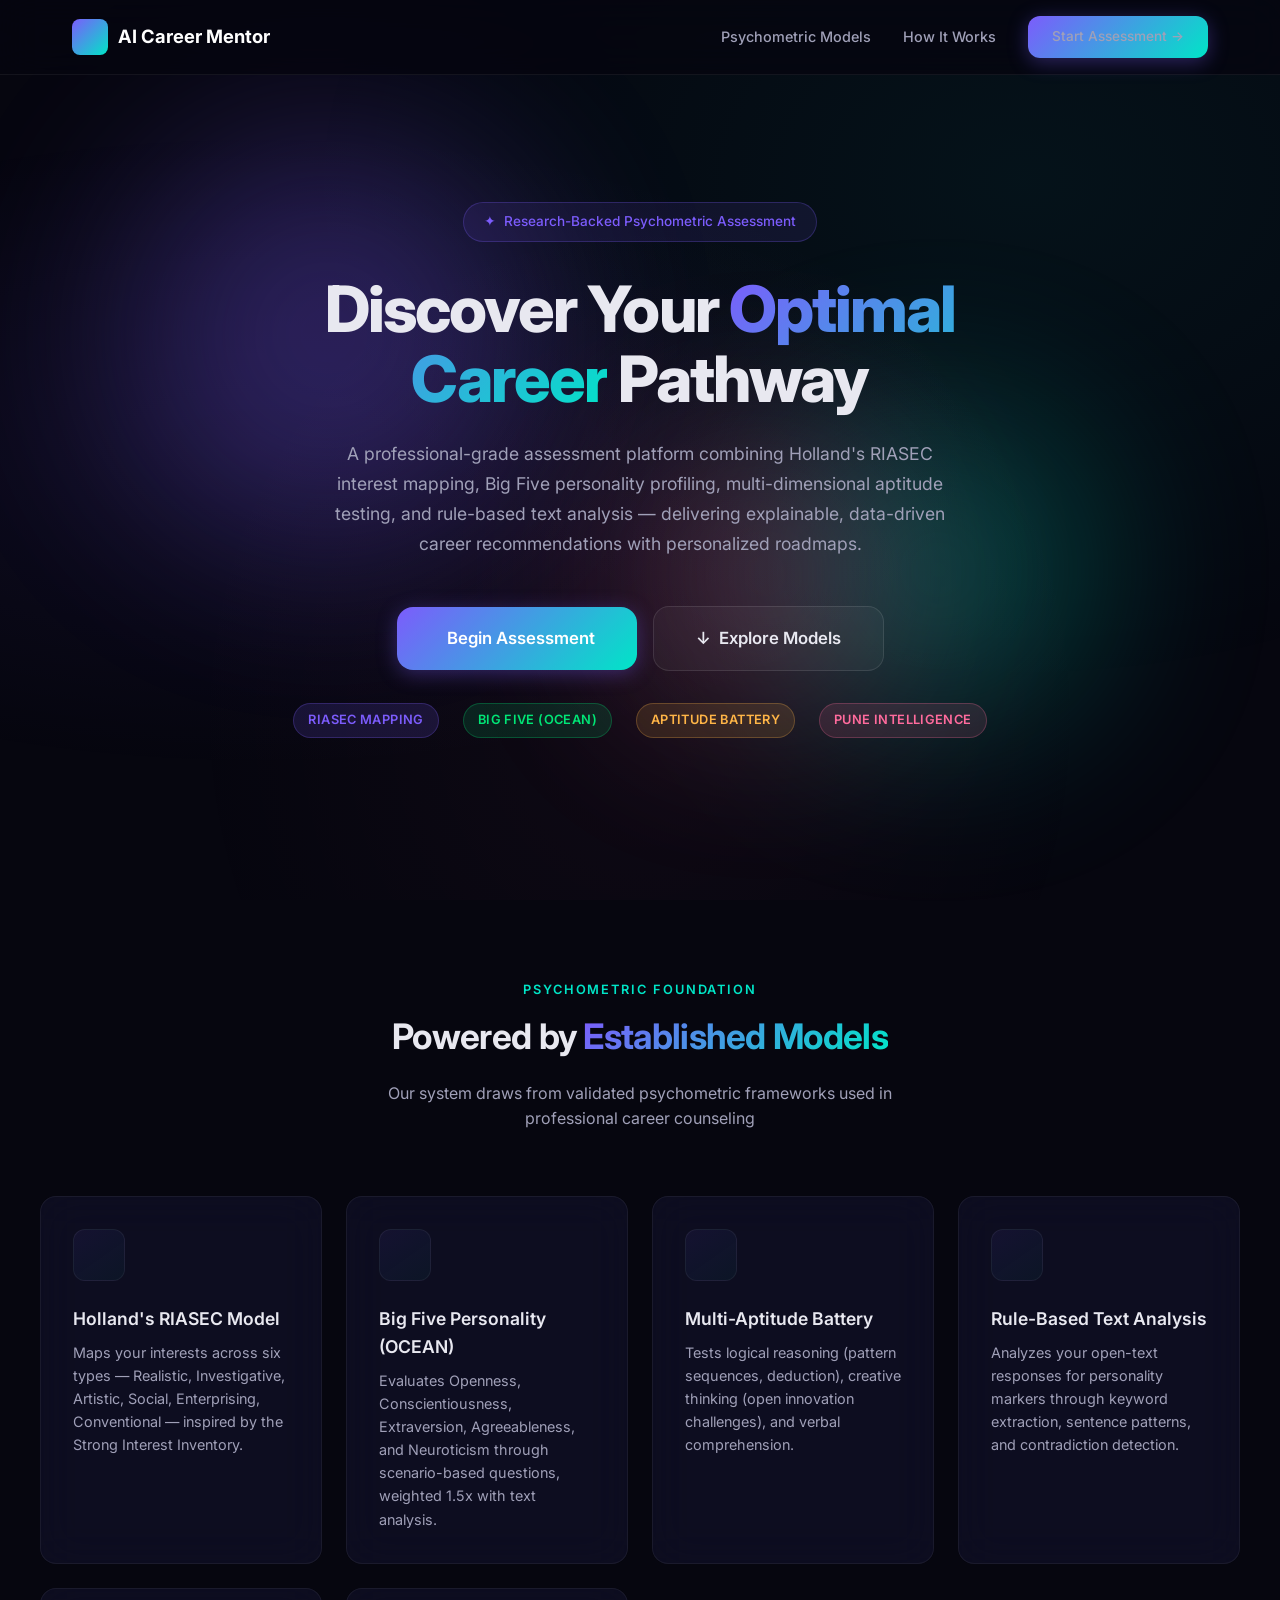
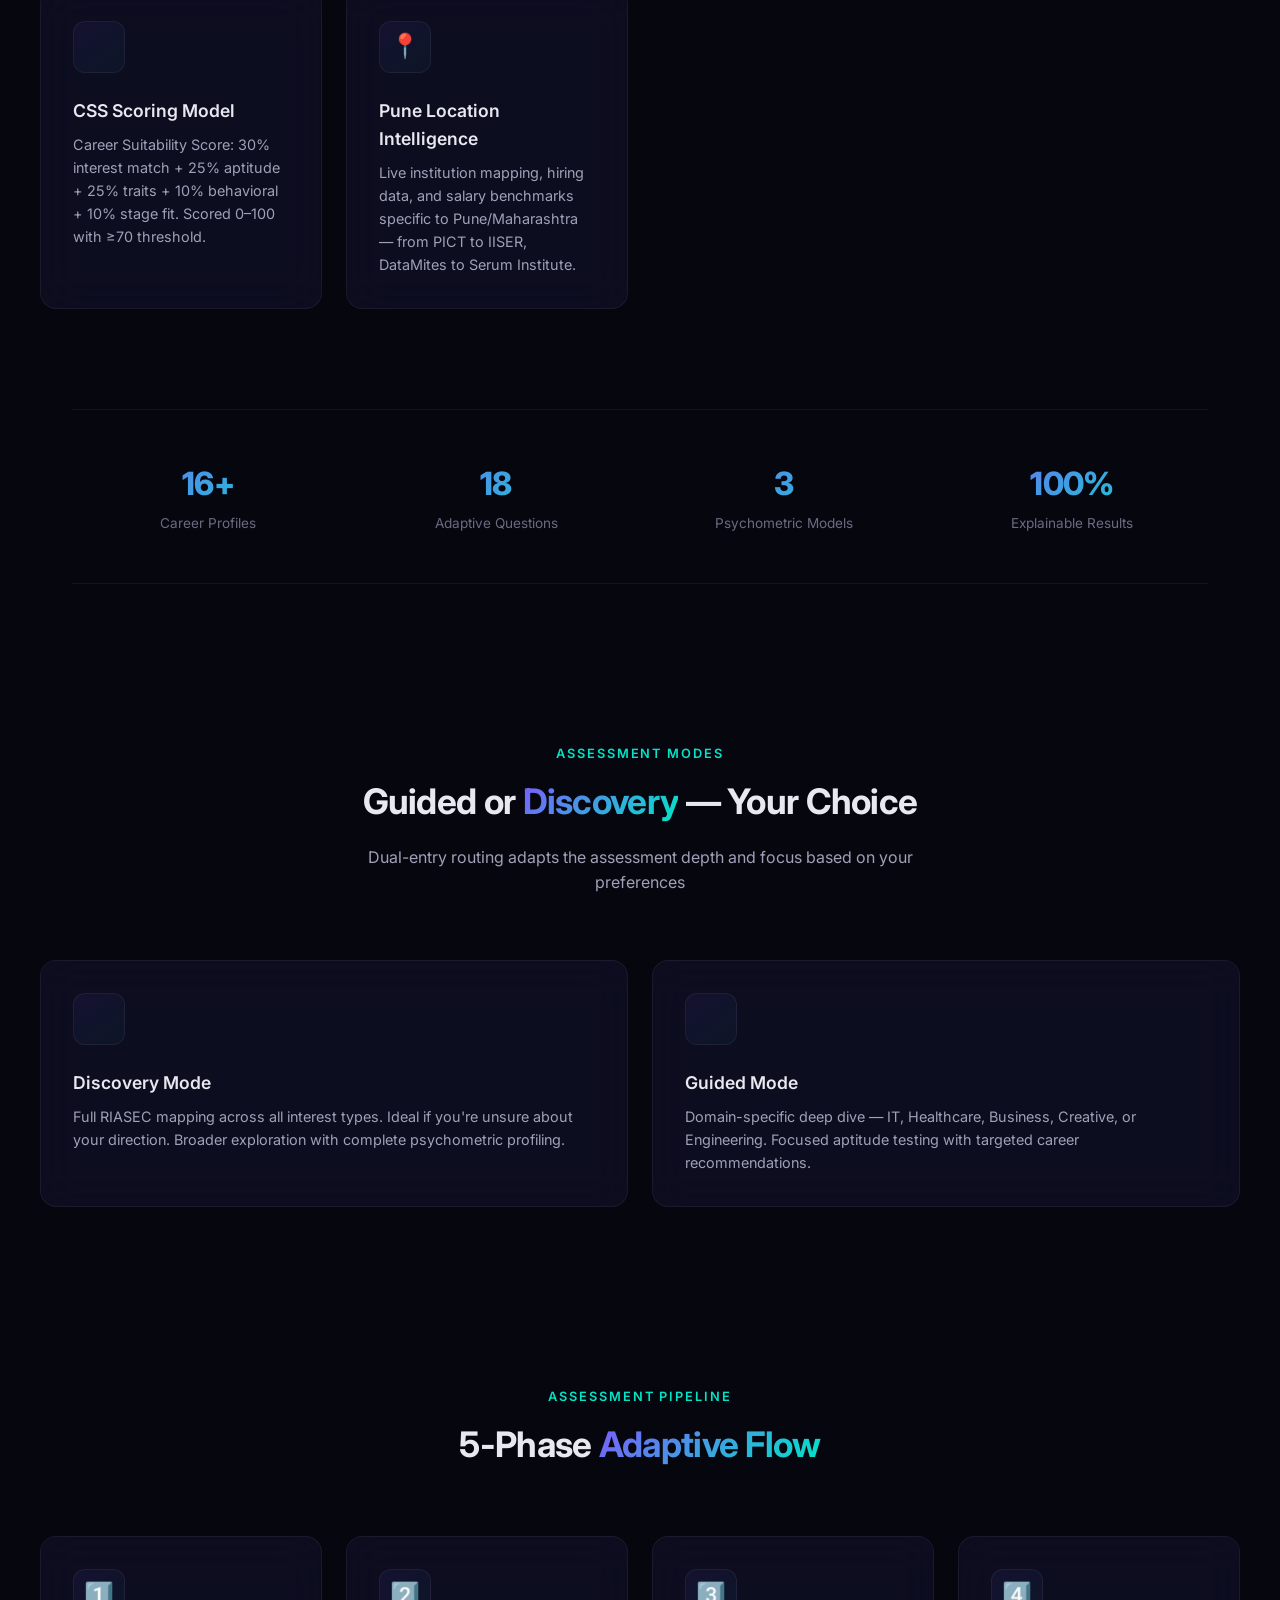
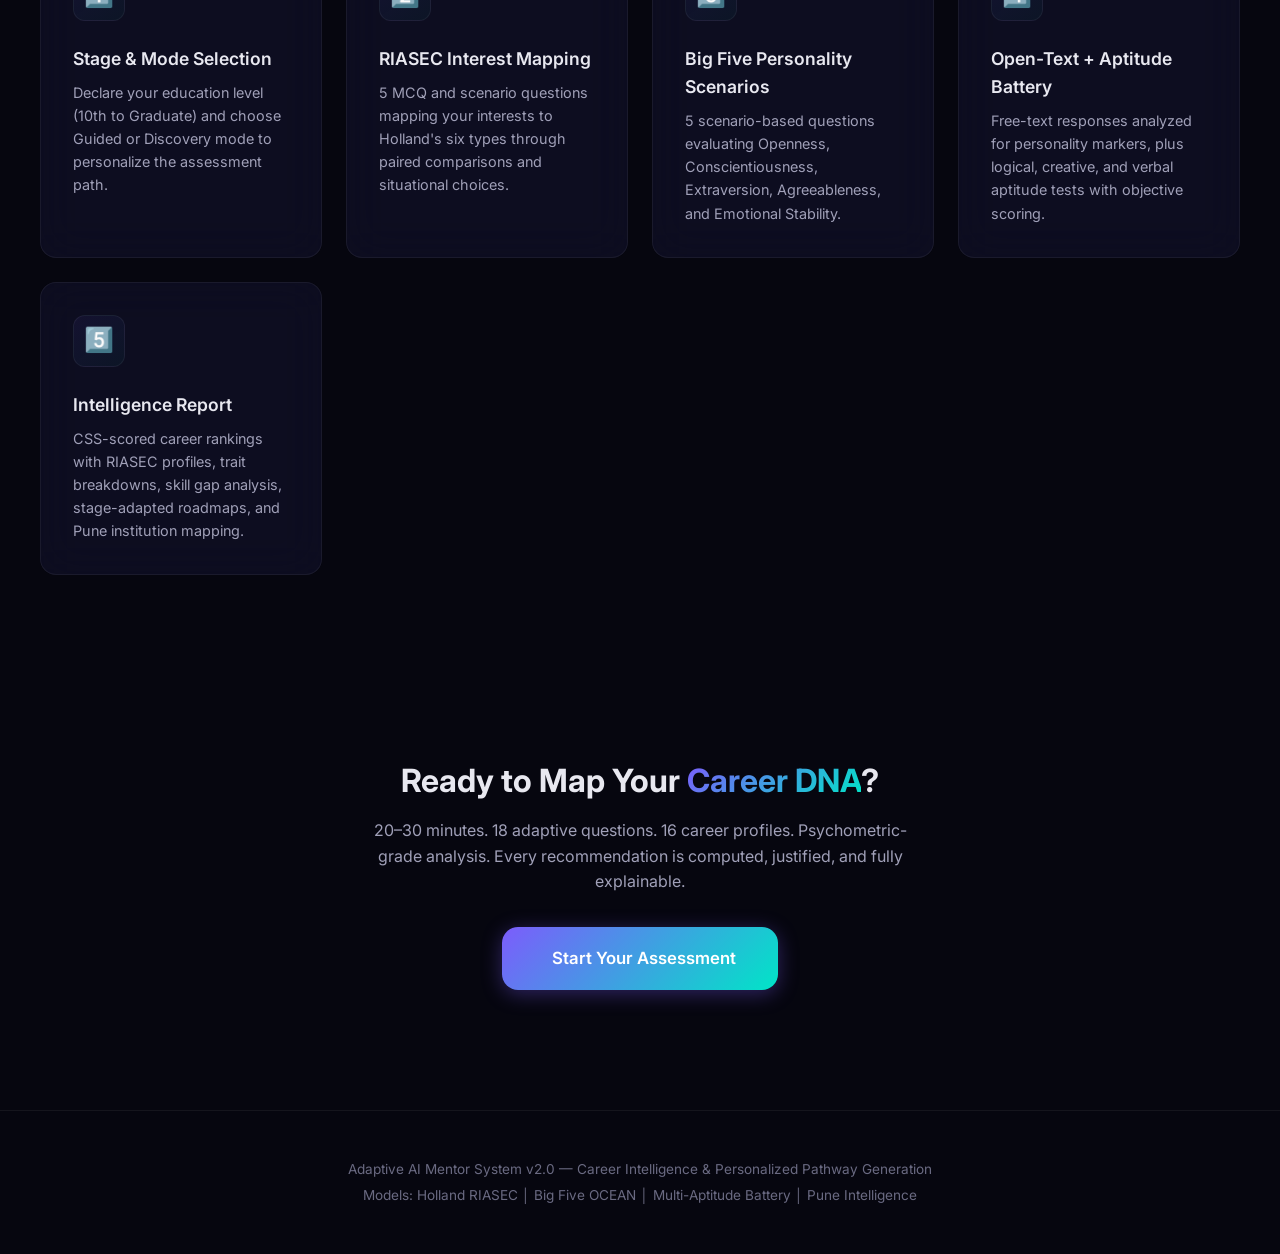
<file: templates/index.html>
<!DOCTYPE html>
<html lang="en">
<head>
    <meta charset="UTF-8">
    <meta name="viewport" content="width=device-width, initial-scale=1.0">
    <meta name="description" content="Adaptive AI Mentor — Research-backed career intelligence platform combining Holland's RIASEC, Big Five personality profiling, and multi-aptitude assessment for personalized pathway generation.">
    <title>AI Career Mentor — Psychometric Career Intelligence Platform</title>
    <link rel="stylesheet" href="/static/style.css">
    <link rel="icon" href="data:image/svg+xml,<svg xmlns=%22http://www.w3.org/2000/svg%22 viewBox=%220 0 100 100%22><text y=%22.9em%22 font-size=%2290%22></text></svg>">
</head>
<body>

    <!-- ── Navbar ──────────────────────────────────── -->
    <nav class="navbar" id="navbar">
        <div class="nav-inner">
            <a href="/" class="nav-brand">
                <span class="brand-icon"></span>
                <span>AI Career Mentor</span>
            </a>
            <ul class="nav-links">
                <li><a href="#models">Psychometric Models</a></li>
                <li><a href="#how-it-works">How It Works</a></li>
                <li><a href="/login" class="btn btn-primary" style="padding: 10px 24px; font-size: 0.85rem;">Start Assessment →</a></li>
            
                </ul>
        </div>
    </nav>

    <!-- ── Hero Section ───────────────────────────── -->
    <section class="hero">
        <div class="hero-bg-orb"></div>
        <div class="hero-bg-orb"></div>
        <div class="hero-bg-orb"></div>

        <div class="hero-content">
            <div class="hero-badge">
                <span>✦</span> Research-Backed Psychometric Assessment
            </div>

            <h1>
                Discover Your <span class="gradient-text">Optimal Career</span> Pathway
            </h1>

            <p>
                A professional-grade assessment platform combining Holland's RIASEC interest mapping,
                Big Five personality profiling, multi-dimensional aptitude testing, and rule-based text analysis
                — delivering explainable, data-driven career recommendations with personalized roadmaps.
            </p>

            <div class="hero-actions">
                <a href="/login" class="btn btn-primary btn-lg" id="cta-start">
                    <span></span> Begin Assessment
                </a>
                <a href="#models" class="btn btn-secondary btn-lg">
                    <span>↓</span> Explore Models
                </a>
            </div>

            <div style="display: flex; gap: 24px; justify-content: center; margin-top: 32px; flex-wrap: wrap;">
                <span class="badge badge-primary" style="font-size: 0.8rem; padding: 6px 14px;">RIASEC Mapping</span>
                <span class="badge badge-success" style="font-size: 0.8rem; padding: 6px 14px;">Big Five (OCEAN)</span>
                <span class="badge badge-warning" style="font-size: 0.8rem; padding: 6px 14px;">Aptitude Battery</span>
                <span class="badge badge-danger" style="font-size: 0.8rem; padding: 6px 14px;">Pune Intelligence</span>
            </div>
        </div>
    </section>

    <!-- ── Psychometric Models ────────────────────── -->
    <section class="features container" id="models">
        <div class="section-header">
            <span class="overline">Psychometric Foundation</span>
            <h2>Powered by <span class="gradient-text">Established Models</span></h2>
            <p>Our system draws from validated psychometric frameworks used in professional career counseling</p>
        </div>

        <div class="feature-grid">
            <div class="glass-card feature-card fade-in">
                <div class="feature-icon"></div>
                <h3>Holland's RIASEC Model</h3>
                <p>Maps your interests across six types — Realistic, Investigative, Artistic, Social, Enterprising, Conventional — inspired by the Strong Interest Inventory.</p>
            </div>
            <div class="glass-card feature-card fade-in fade-in-delay-1">
                <div class="feature-icon"></div>
                <h3>Big Five Personality (OCEAN)</h3>
                <p>Evaluates Openness, Conscientiousness, Extraversion, Agreeableness, and Neuroticism through scenario-based questions, weighted 1.5x with text analysis.</p>
            </div>
            <div class="glass-card feature-card fade-in fade-in-delay-2">
                <div class="feature-icon"></div>
                <h3>Multi-Aptitude Battery</h3>
                <p>Tests logical reasoning (pattern sequences, deduction), creative thinking (open innovation challenges), and verbal comprehension.</p>
            </div>
            <div class="glass-card feature-card fade-in fade-in-delay-3">
                <div class="feature-icon"></div>
                <h3>Rule-Based Text Analysis</h3>
                <p>Analyzes your open-text responses for personality markers through keyword extraction, sentence patterns, and contradiction detection.</p>
            </div>
            <div class="glass-card feature-card fade-in fade-in-delay-4">
                <div class="feature-icon"></div>
                <h3>CSS Scoring Model</h3>
                <p>Career Suitability Score: 30% interest match + 25% aptitude + 25% traits + 10% behavioral + 10% stage fit. Scored 0–100 with ≥70 threshold.</p>
            </div>
            <div class="glass-card feature-card fade-in fade-in-delay-5">
                <div class="feature-icon">📍</div>
                <h3>Pune Location Intelligence</h3>
                <p>Live institution mapping, hiring data, and salary benchmarks specific to Pune/Maharashtra — from PICT to IISER, DataMites to Serum Institute.</p>
            </div>
        </div>
    </section>

    <!-- ── Stats ──────────────────────────────────── -->
    <section class="container">
        <div class="stats-strip" id="how-it-works">
            <div class="stat-item fade-in">
                <div class="stat-value gradient-text">16+</div>
                <div class="stat-label">Career Profiles</div>
            </div>
            <div class="stat-item fade-in fade-in-delay-1">
                <div class="stat-value gradient-text">18</div>
                <div class="stat-label">Adaptive Questions</div>
            </div>
            <div class="stat-item fade-in fade-in-delay-2">
                <div class="stat-value gradient-text">3</div>
                <div class="stat-label">Psychometric Models</div>
            </div>
            <div class="stat-item fade-in fade-in-delay-3">
                <div class="stat-value gradient-text">100%</div>
                <div class="stat-label">Explainable Results</div>
            </div>
        </div>
    </section>

    <!-- ── Dual Mode ──────────────────────────────── -->
    <section class="features container">
        <div class="section-header">
            <span class="overline">Assessment Modes</span>
            <h2>Guided or <span class="gradient-text">Discovery</span> — Your Choice</h2>
            <p>Dual-entry routing adapts the assessment depth and focus based on your preferences</p>
        </div>

        <div class="feature-grid" style="grid-template-columns: repeat(2, 1fr);">
            <div class="glass-card feature-card fade-in">
                <div class="feature-icon"></div>
                <h3>Discovery Mode</h3>
                <p>Full RIASEC mapping across all interest types. Ideal if you're unsure about your direction. Broader exploration with complete psychometric profiling.</p>
            </div>
            <div class="glass-card feature-card fade-in fade-in-delay-1">
                <div class="feature-icon"></div>
                <h3>Guided Mode</h3>
                <p>Domain-specific deep dive — IT, Healthcare, Business, Creative, or Engineering. Focused aptitude testing with targeted career recommendations.</p>
            </div>
        </div>
    </section>

    <!-- ── Process ────────────────────────────────── -->
    <section class="features container">
        <div class="section-header">
            <span class="overline">Assessment Pipeline</span>
            <h2>5-Phase <span class="gradient-text">Adaptive Flow</span></h2>
        </div>

        <div class="feature-grid">
            <div class="glass-card feature-card fade-in">
                <div class="feature-icon">1️⃣</div>
                <h3>Stage & Mode Selection</h3>
                <p>Declare your education level (10th to Graduate) and choose Guided or Discovery mode to personalize the assessment path.</p>
            </div>
            <div class="glass-card feature-card fade-in fade-in-delay-1">
                <div class="feature-icon">2️⃣</div>
                <h3>RIASEC Interest Mapping</h3>
                <p>5 MCQ and scenario questions mapping your interests to Holland's six types through paired comparisons and situational choices.</p>
            </div>
            <div class="glass-card feature-card fade-in fade-in-delay-2">
                <div class="feature-icon">3️⃣</div>
                <h3>Big Five Personality Scenarios</h3>
                <p>5 scenario-based questions evaluating Openness, Conscientiousness, Extraversion, Agreeableness, and Emotional Stability.</p>
            </div>
            <div class="glass-card feature-card fade-in fade-in-delay-3">
                <div class="feature-icon">4️⃣</div>
                <h3>Open-Text + Aptitude Battery</h3>
                <p>Free-text responses analyzed for personality markers, plus logical, creative, and verbal aptitude tests with objective scoring.</p>
            </div>
            <div class="glass-card feature-card fade-in fade-in-delay-3">
                <div class="feature-icon">5️⃣</div>
                <h3>Intelligence Report</h3>
                <p>CSS-scored career rankings with RIASEC profiles, trait breakdowns, skill gap analysis, stage-adapted roadmaps, and Pune institution mapping.</p>
            </div>
        </div>
    </section>

    <!-- ── CTA ────────────────────────────────────── -->
    <section class="container" style="padding: 80px 0 120px; text-align: center;">
        <h2 style="font-size: 2rem; font-weight: 700; margin-bottom: 12px;">
            Ready to Map Your <span class="gradient-text">Career DNA</span>?
        </h2>
        <p style="color: var(--text-secondary); margin-bottom: 32px; max-width: 550px; margin-left: auto; margin-right: auto;">
            20–30 minutes. 18 adaptive questions. 16 career profiles. Psychometric-grade analysis.
            Every recommendation is computed, justified, and fully explainable.
        </p>
        <a href="/login" class="btn btn-primary btn-lg">
            <span></span> Start Your Assessment
        </a>
    </section>

    <!-- ── Footer ─────────────────────────────────── -->
    <footer class="footer">
        <div class="container">
            <p>Adaptive AI Mentor System v2.0 — Career Intelligence & Personalized Pathway Generation</p>
            <p style="margin-top: 4px;">Models: Holland RIASEC │ Big Five OCEAN │ Multi-Aptitude Battery │ Pune Intelligence</p>
        </div>
    </footer>

    <script>
        window.addEventListener('scroll', () => {
            document.getElementById('navbar').classList.toggle('scrolled', window.scrollY > 50);
        });
        const observer = new IntersectionObserver((entries) => {
            entries.forEach(entry => { if (entry.isIntersecting) entry.target.style.animationPlayState = 'running'; });
        }, { threshold: 0.1 });
        document.querySelectorAll('.fade-in').forEach(el => { el.style.animationPlayState = 'paused'; observer.observe(el); });
    </script>
</body>
</html>
</file>
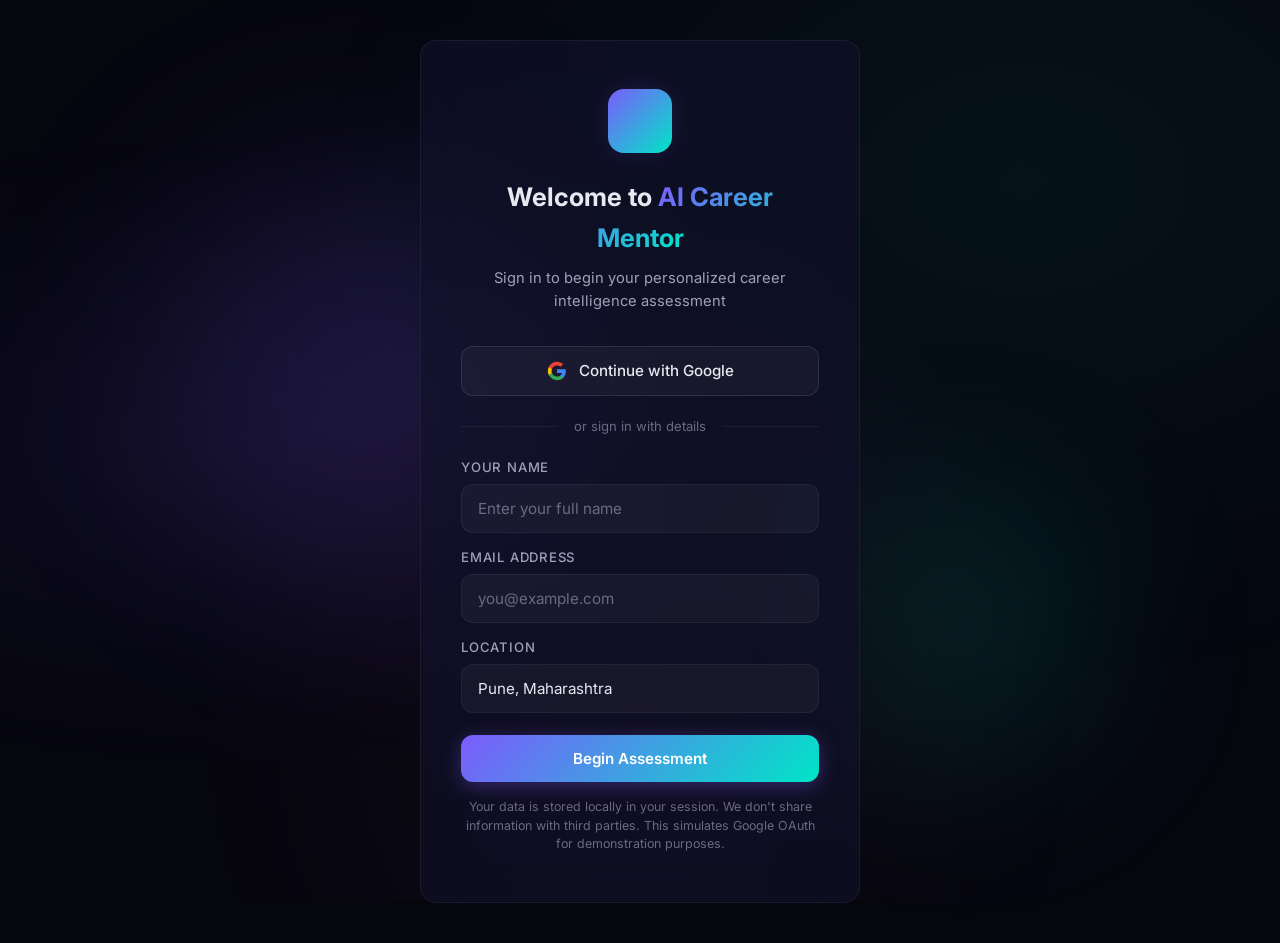
<file: templates/login.html>
<!DOCTYPE html>
<html lang="en">
<head>
    <meta charset="UTF-8">
    <meta name="viewport" content="width=device-width, initial-scale=1.0">
    <meta name="description" content="Sign in to access your personalized career intelligence assessment.">
    <title>Sign In — AI Career Mentor</title>
    <link rel="stylesheet" href="/static/style.css">
    <link rel="icon" href="data:image/svg+xml,<svg xmlns=%22http://www.w3.org/2000/svg%22 viewBox=%220 0 100 100%22><text y=%22.9em%22 font-size=%2290%22></text></svg>">
    <style>
        .login-page { min-height: 100vh; display: flex; align-items: center; justify-content: center; padding: 40px 20px; position: relative; }
        .login-card { width: 100%; max-width: 440px; padding: 48px 40px; text-align: center; z-index: 2; position: relative; }
        .login-card .brand-icon-lg { width: 64px; height: 64px; background: var(--gradient-primary); border-radius: var(--radius-lg); display: flex; align-items: center; justify-content: center; font-size: 2rem; margin: 0 auto 24px; box-shadow: var(--shadow-glow); }
        .login-card h1 { font-size: 1.6rem; font-weight: 700; margin-bottom: 8px; }
        .login-card .subtitle { color: var(--text-secondary); font-size: 0.92rem; margin-bottom: 32px; }
        .login-form { display: flex; flex-direction: column; gap: 14px; text-align: left; }
        .form-group label { display: block; font-size: 0.82rem; font-weight: 500; color: var(--text-secondary); margin-bottom: 6px; text-transform: uppercase; letter-spacing: 0.06em; }
        .form-input { width: 100%; padding: 14px 16px; background: var(--bg-glass); border: 1px solid var(--border-subtle); border-radius: var(--radius-md); color: var(--text-primary); font-family: var(--font-sans); font-size: 0.95rem; outline: none; transition: all var(--transition-fast); }
        .form-input:focus { border-color: var(--accent-primary); box-shadow: 0 0 0 3px rgba(var(--accent-primary-rgb), 0.15); }
        .form-input::placeholder { color: var(--text-muted); }
        .google-btn { display: flex; align-items: center; justify-content: center; gap: 12px; width: 100%; padding: 14px; background: var(--bg-glass); border: 1px solid var(--border-medium); border-radius: var(--radius-md); color: var(--text-primary); font-family: var(--font-sans); font-size: 0.95rem; font-weight: 500; cursor: pointer; transition: all var(--transition-base); margin-top: 8px; }
        .google-btn:hover { background: var(--bg-glass-hover); border-color: var(--accent-primary); }
        .google-btn svg { width: 20px; height: 20px; }
        .divider { display: flex; align-items: center; gap: 16px; margin: 20px 0; color: var(--text-muted); font-size: 0.82rem; }
        .divider::before, .divider::after { content: ''; flex: 1; height: 1px; background: var(--border-subtle); }
        .form-note { font-size: 0.78rem; color: var(--text-muted); margin-top: 16px; line-height: 1.5; }
    </style>
</head>
<body>
    <div class="login-page">
        <div class="hero-bg-orb" style="width:350px;height:350px;background:var(--accent-primary);top:20%;left:15%;position:absolute;border-radius:50%;filter:blur(120px);opacity:0.2;"></div>
        <div class="hero-bg-orb" style="width:250px;height:250px;background:var(--accent-secondary);bottom:20%;right:15%;position:absolute;border-radius:50%;filter:blur(100px);opacity:0.15;"></div>

        <div class="glass-card login-card">
            <div class="brand-icon-lg"></div>
            <h1>Welcome to <span class="gradient-text">AI Career Mentor</span></h1>
            <p class="subtitle">Sign in to begin your personalized career intelligence assessment</p>

            <!-- Simulated Google OAuth -->
            <button class="google-btn" id="googleBtn" onclick="simulateGoogleAuth()">
                <svg viewBox="0 0 24 24"><path fill="#4285F4" d="M22.56 12.25c0-.78-.07-1.53-.2-2.25H12v4.26h5.92a5.06 5.06 0 01-2.2 3.32v2.77h3.57c2.08-1.92 3.27-4.74 3.27-8.1z"/><path fill="#34A853" d="M12 23c2.97 0 5.46-.98 7.28-2.66l-3.57-2.77c-.98.66-2.23 1.06-3.71 1.06-2.86 0-5.29-1.93-6.16-4.53H2.18v2.84C3.99 20.53 7.7 23 12 23z"/><path fill="#FBBC05" d="M5.84 14.09c-.22-.66-.35-1.36-.35-2.09s.13-1.43.35-2.09V7.07H2.18C1.43 8.55 1 10.22 1 12s.43 3.45 1.18 4.93l2.85-2.22.81-.62z"/><path fill="#EA4335" d="M12 5.38c1.62 0 3.06.56 4.21 1.64l3.15-3.15C17.45 2.09 14.97 1 12 1 7.7 1 3.99 3.47 2.18 7.07l3.66 2.84c.87-2.6 3.3-4.53 6.16-4.53z"/></svg>
                Continue with Google
            </button>

            <div class="divider">or sign in with details</div>

            <form class="login-form" id="loginForm" onsubmit="handleLogin(event)">
                <div class="form-group">
                    <label for="userName">Your Name</label>
                    <input type="text" id="userName" class="form-input" placeholder="Enter your full name" required>
                </div>
                <div class="form-group">
                    <label for="userEmail">Email Address</label>
                    <input type="email" id="userEmail" class="form-input" placeholder="you@example.com" required>
                </div>
                <div class="form-group">
                    <label for="userLocation">Location</label>
                    <input type="text" id="userLocation" class="form-input" placeholder="Pune, Maharashtra" value="Pune, Maharashtra">
                </div>
                <button type="submit" class="btn btn-primary" style="width:100%; margin-top: 8px;">
                     Begin Assessment
                </button>
            </form>

            <p class="form-note">
                Your data is stored locally in your session. We don't share information with third parties.
                This simulates Google OAuth for demonstration purposes.
            </p>
        </div>
    </div>

    <script>
        function simulateGoogleAuth() {
            // Simulate Google OAuth popup
            const name = "User " + Math.floor(Math.random() * 1000);
            const email = name.toLowerCase().replace(' ', '.') + "@gmail.com";
            submitAuth(name, email, "Pune, Maharashtra");
        }

        function handleLogin(e) {
            e.preventDefault();
            const name = document.getElementById('userName').value.trim();
            const email = document.getElementById('userEmail').value.trim();
            const location = document.getElementById('userLocation').value.trim();
            if (name && email) {
                submitAuth(name, email, location);
            }
        }

        async function submitAuth(name, email, location) {
            try {
                const res = await fetch('/api/auth', {
                    method: 'POST',
                    headers: {'Content-Type': 'application/json'},
                    body: JSON.stringify({name, email, location})
                });
                const data = await res.json();
                if (data.status === 'ok') {
                    sessionStorage.setItem('user', JSON.stringify(data.user));
                    window.location.href = '/chat';
                }
            } catch (err) {
                alert('Connection error. Please try again.');
            }
        }
    </script>
</body>
</html>
</file>
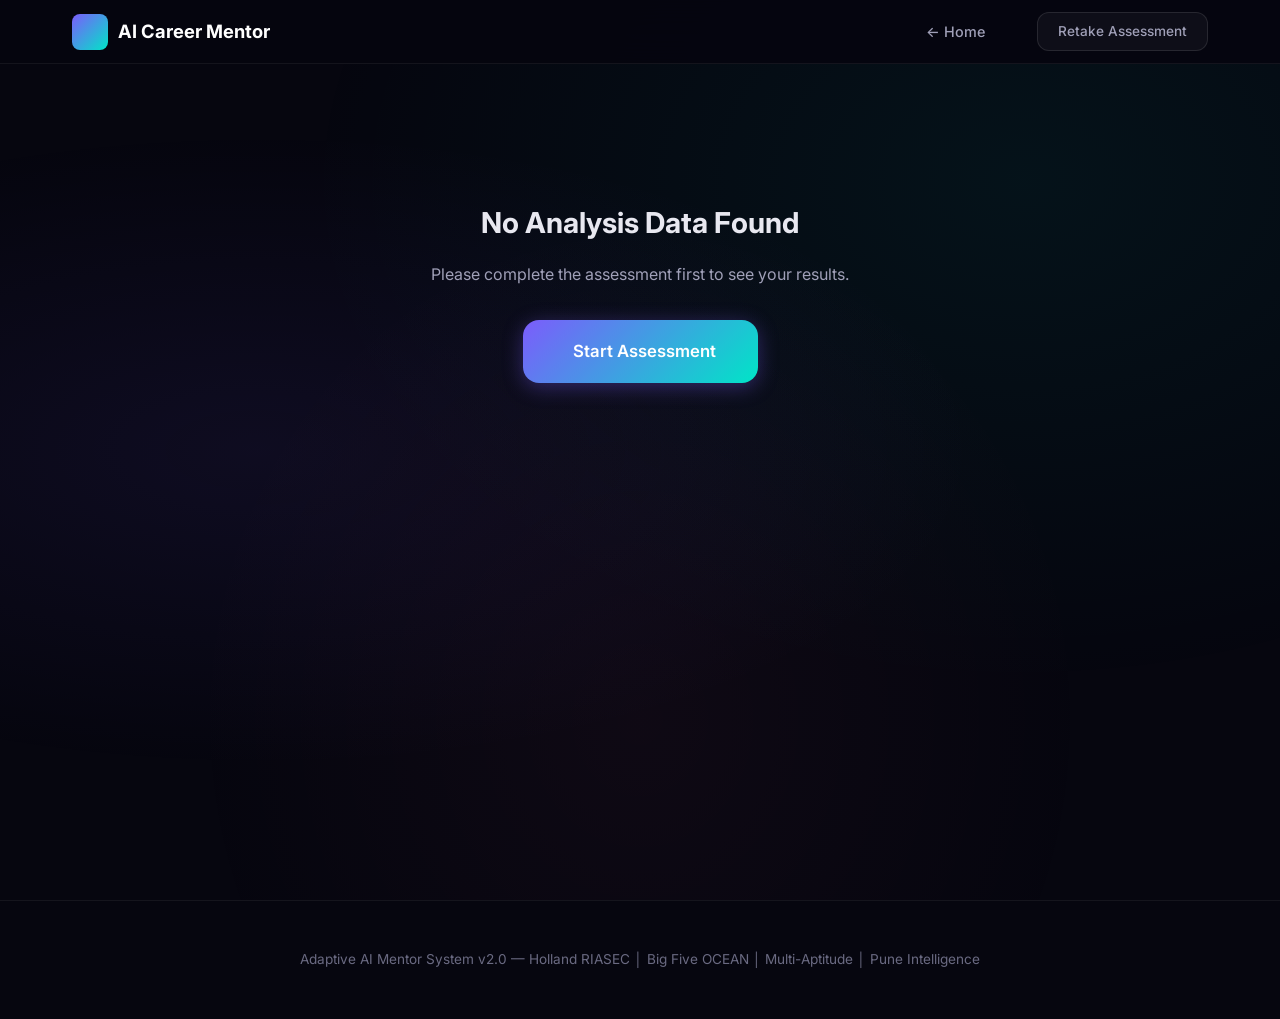
<file: templates/result.html>
<!DOCTYPE html>
<html lang="en">
<head>
    <meta charset="UTF-8">
    <meta name="viewport" content="width=device-width, initial-scale=1.0">
    <meta name="description" content="Your career intelligence report — RIASEC profile, Big Five traits, CSS-scored recommendations, skill gaps, roadmaps, and Pune institution mapping.">
    <title>Career Intelligence Report — AI Career Mentor</title>
    <link rel="stylesheet" href="/static/style.css">
    <link rel="icon" href="data:image/svg+xml,<svg xmlns=%22http://www.w3.org/2000/svg%22 viewBox=%220 0 100 100%22><text y=%22.9em%22 font-size=%2290%22></text></svg>">
</head>
<body>

    <!-- ── Navbar ──────────────────────────────── -->
    <nav class="navbar scrolled" id="navbar">
        <div class="nav-inner">
            <a href="/" class="nav-brand">
                <span class="brand-icon"></span>
                <span>AI Career Mentor</span>
            </a>
            <ul class="nav-links">
                <li><a href="/" class="btn btn-ghost">← Home</a></li>
                <li><a href="/login" class="btn btn-secondary" style="padding: 8px 20px; font-size: 0.85rem;">Retake Assessment</a></li>
            
                </ul>
        </div>
    </nav>

    <!-- ── Results Dashboard ───────────────────── -->
    <div class="result-page container" id="resultPage">

        <!-- Header -->
        <div class="result-header">
            <h1>Your Career <span class="gradient-text">Intelligence Report</span></h1>
            <p>Psychometric analysis using Holland's RIASEC, Big Five OCEAN, and multi-aptitude battery — every recommendation is scored and justified</p>
        </div>

        <!-- ── RIASEC Radar ───────────────────── -->
        <div class="glass-card" style="padding: var(--space-2xl); margin-bottom: var(--space-xl);" id="riasecPanel">
            <h2 style="font-size: 1.3rem; font-weight: 700; margin-bottom: 6px; display: flex; align-items: center; gap: 10px;">
                 Holland's RIASEC Interest Profile
            </h2>
            <p style="color: var(--text-secondary); font-size: 0.88rem; margin-bottom: var(--space-xl);">Your interest distribution across six vocational personality types</p>
            <div id="riasecChart" style="display: flex; align-items: flex-end; gap: 12px; height: 200px; padding: 0 20px;"></div>
        </div>

        <!-- ── Big Five + Aptitude Cards ──────── -->
        <div style="display: grid; grid-template-columns: 1fr 1fr; gap: var(--space-lg); margin-bottom: var(--space-xl);" id="profilePanels">
            <!-- Big Five Panel -->
            <div class="glass-card" style="padding: var(--space-xl);" id="big5Panel">
                <h3 style="font-size: 1.1rem; font-weight: 700; margin-bottom: var(--space-lg); display: flex; align-items: center; gap: 8px;">
                     Big Five Personality
                </h3>
                <div id="big5Chart"></div>
            </div>
            <!-- Aptitude + Behavioral Panel -->
            <div class="glass-card" style="padding: var(--space-xl);" id="aptPanel">
                <h3 style="font-size: 1.1rem; font-weight: 700; margin-bottom: var(--space-lg); display: flex; align-items: center; gap: 8px;">
                     Aptitude & Behavioral
                </h3>
                <div id="aptChart"></div>
            </div>
        </div>

        <!-- ── Career Results ─────────────────── -->
        <div class="career-results" id="careerResults">
            <div class="section-header" style="text-align: left; margin-bottom: var(--space-xl);">
                <span class="overline">CSS-Ranked Recommendations</span>
                <h2>Top Career <span class="gradient-text">Pathways</span></h2>
                <p style="color: var(--text-secondary); font-size: 0.9rem; margin-top: 4px;">Threshold ≥70 = strong fit. Click any card to expand roadmap, skill gaps, and Pune institutions.</p>
            </div>
            <div id="careerCards"></div>
        </div>

        <!-- ── All Scores ─────────────────────── -->
        <div class="glass-card" style="padding: var(--space-2xl); margin-bottom: var(--space-xl);" id="allScoresPanel">
            <h2 style="font-size: 1.3rem; font-weight: 700; margin-bottom: var(--space-lg); display: flex; align-items: center; gap: 10px;">
                 Complete CSS Breakdown
            </h2>
            <div id="allScoresChart"></div>
        </div>

        <!-- ── Community Insights ─────────────── -->
        <div class="glass-card community-panel" id="communityPanel">
            <h2>🌐 Community Insights</h2>
            <p style="color: var(--text-secondary); font-size: 0.9rem; margin-bottom: var(--space-xl);">
                Anonymized, aggregated patterns from all assessment users
            </p>
            <div class="community-grid" id="communityGrid"></div>
        </div>

        <!-- ── Metadata ──────────────────────── -->
        <div style="text-align: center; padding: var(--space-2xl) 0; color: var(--text-muted); font-size: 0.8rem;" id="metaFooter"></div>
    </div>

    <!-- ── No Data State ───────────────────────── -->
    <div class="result-page container" id="noDataState" style="display: none; text-align: center; padding-top: 200px;">
        <h2 style="font-size: 1.8rem; margin-bottom: var(--space-md);">No Analysis Data Found</h2>
        <p style="color: var(--text-secondary); margin-bottom: var(--space-xl);">Please complete the assessment first to see your results.</p>
        <a href="/login" class="btn btn-primary btn-lg"><span></span> Start Assessment</a>
    </div>

    <footer class="footer">
        <div class="container">
            <p>Adaptive AI Mentor System v2.0 — Holland RIASEC │ Big Five OCEAN │ Multi-Aptitude │ Pune Intelligence</p>
        </div>
    </footer>

    <script src="/static/script.js"></script>
</body>
</html>
</file>
<file: static/style.css>
/* ═══════════════════════════════════════════════════════════
   ADAPTIVE AI MENTOR SYSTEM v2.0 — Design System
   Psychometric Career Intelligence Platform
   ═══════════════════════════════════════════════════════════ */

@import url('https://fonts.googleapis.com/css2?family=Inter:wght@300;400;500;600;700;800;900&family=JetBrains+Mono:wght@400;500&display=swap');

/* ── CSS Custom Properties ─────────────────────────────── */
:root {
    --bg-primary: #06060f;
    --bg-secondary: #0c0c1d;
    --bg-tertiary: #12122a;
    --bg-card: rgba(18, 18, 42, 0.65);
    --bg-card-hover: rgba(25, 25, 55, 0.80);
    --bg-glass: rgba(255, 255, 255, 0.04);
    --bg-glass-hover: rgba(255, 255, 255, 0.08);
    --accent-primary: #7c5cfc;
    --accent-primary-rgb: 124, 92, 252;
    --accent-secondary: #00e5c7;
    --accent-secondary-rgb: 0, 229, 199;
    --accent-tertiary: #ff6b9d;
    --accent-tertiary-rgb: 255, 107, 157;
    --accent-warning: #ffb547;
    --accent-success: #00e676;
    --accent-info: #40c4ff;
    --gradient-primary: linear-gradient(135deg, #7c5cfc 0%, #00e5c7 100%);
    --gradient-hero: linear-gradient(160deg, #7c5cfc 0%, #3b82f6 40%, #00e5c7 100%);
    --gradient-card: linear-gradient(145deg, rgba(124, 92, 252, 0.08) 0%, rgba(0, 229, 199, 0.04) 100%);
    --gradient-warm: linear-gradient(135deg, #ff6b9d 0%, #ffb547 100%);
    --gradient-cool: linear-gradient(135deg, #40c4ff 0%, #00e5c7 100%);
    --gradient-bg: radial-gradient(ellipse at 20% 50%, rgba(124, 92, 252, 0.08) 0%, transparent 50%),
                   radial-gradient(ellipse at 80% 20%, rgba(0, 229, 199, 0.06) 0%, transparent 50%),
                   radial-gradient(ellipse at 50% 80%, rgba(255, 107, 157, 0.04) 0%, transparent 50%);
    --text-primary: #e8e8f0;
    --text-secondary: #a0a0b8;
    --text-muted: #6a6a82;
    --text-accent: #7c5cfc;
    --text-bright: #ffffff;
    --border-subtle: rgba(255, 255, 255, 0.06);
    --border-medium: rgba(255, 255, 255, 0.10);
    --border-accent: rgba(124, 92, 252, 0.30);
    --shadow-sm: 0 2px 8px rgba(0, 0, 0, 0.3);
    --shadow-md: 0 4px 16px rgba(0, 0, 0, 0.4);
    --shadow-lg: 0 8px 32px rgba(0, 0, 0, 0.5);
    --shadow-glow: 0 0 30px rgba(124, 92, 252, 0.15);
    --space-xs: 0.25rem; --space-sm: 0.5rem; --space-md: 1rem;
    --space-lg: 1.5rem; --space-xl: 2rem; --space-2xl: 3rem; --space-3xl: 4rem;
    --radius-sm: 8px; --radius-md: 12px; --radius-lg: 16px;
    --radius-xl: 24px; --radius-full: 9999px;
    --font-sans: 'Inter', -apple-system, BlinkMacSystemFont, sans-serif;
    --font-mono: 'JetBrains Mono', monospace;
    --transition-fast: 150ms cubic-bezier(0.4, 0, 0.2, 1);
    --transition-base: 250ms cubic-bezier(0.4, 0, 0.2, 1);
    --transition-slow: 400ms cubic-bezier(0.4, 0, 0.2, 1);
    --transition-spring: 500ms cubic-bezier(0.175, 0.885, 0.32, 1.275);
}

*, *::before, *::after { margin: 0; padding: 0; box-sizing: border-box; }
html { scroll-behavior: smooth; -webkit-font-smoothing: antialiased; }
body { font-family: var(--font-sans); background: var(--bg-primary); color: var(--text-primary); line-height: 1.6; min-height: 100vh; overflow-x: hidden; }
body::before { content: ''; position: fixed; inset: 0; background: var(--gradient-bg); pointer-events: none; z-index: 0; }

a { color: var(--accent-primary); text-decoration: none; }
a:hover { color: var(--accent-secondary); }

::-webkit-scrollbar { width: 6px; }
::-webkit-scrollbar-track { background: var(--bg-secondary); }
::-webkit-scrollbar-thumb { background: var(--accent-primary); border-radius: var(--radius-full); }

/* ── Utility Classes ───────────────────────────────── */
.container { max-width: 1200px; margin: 0 auto; padding: 0 var(--space-xl); position: relative; z-index: 1; }
.glass-card { background: var(--bg-card); border: 1px solid var(--border-subtle); border-radius: var(--radius-lg); backdrop-filter: blur(20px); transition: all var(--transition-base); }
.glass-card:hover { background: var(--bg-card-hover); border-color: var(--border-medium); box-shadow: var(--shadow-glow); }
.gradient-text { background: var(--gradient-primary); -webkit-background-clip: text; background-clip: text; -webkit-text-fill-color: transparent; }
.badge { display: inline-flex; align-items: center; gap: 4px; padding: 4px 12px; border-radius: var(--radius-full); font-size: 0.75rem; font-weight: 600; letter-spacing: 0.03em; text-transform: uppercase; }
.badge-primary { background: rgba(var(--accent-primary-rgb), 0.15); color: var(--accent-primary); border: 1px solid rgba(var(--accent-primary-rgb), 0.25); }
.badge-success { background: rgba(0, 230, 118, 0.12); color: var(--accent-success); border: 1px solid rgba(0, 230, 118, 0.25); }
.badge-warning { background: rgba(255, 181, 71, 0.12); color: var(--accent-warning); border: 1px solid rgba(255, 181, 71, 0.25); }
.badge-danger { background: rgba(var(--accent-tertiary-rgb), 0.12); color: var(--accent-tertiary); border: 1px solid rgba(var(--accent-tertiary-rgb), 0.25); }

/* ── Buttons ───────────────────────────────────── */
.btn { display: inline-flex; align-items: center; justify-content: center; gap: 8px; padding: 14px 32px; border: none; border-radius: var(--radius-md); font-family: var(--font-sans); font-size: 0.95rem; font-weight: 600; cursor: pointer; transition: all var(--transition-base); position: relative; overflow: hidden; }
.btn::after { content: ''; position: absolute; inset: 0; background: linear-gradient(135deg, rgba(255,255,255,0.1) 0%, transparent 50%); opacity: 0; transition: opacity var(--transition-fast); }
.btn:hover::after { opacity: 1; }
.btn-primary { background: var(--gradient-primary); color: var(--text-bright); box-shadow: 0 4px 20px rgba(var(--accent-primary-rgb), 0.35); }
.btn-primary:hover { transform: translateY(-2px); box-shadow: 0 6px 30px rgba(var(--accent-primary-rgb), 0.45); }
.btn-secondary { background: var(--bg-glass); color: var(--text-primary); border: 1px solid var(--border-medium); }
.btn-secondary:hover { background: var(--bg-glass-hover); border-color: var(--accent-primary); }
.btn-ghost { background: transparent; color: var(--text-secondary); padding: 10px 20px; }
.btn-ghost:hover { color: var(--text-primary); }
.btn-lg { padding: 18px 42px; font-size: 1.05rem; border-radius: var(--radius-lg); }

/* ── Navigation ────────────────────────────── */
.navbar { position: fixed; top: 0; left: 0; right: 0; z-index: 100; padding: 16px 0; background: rgba(6, 6, 15, 0.80); backdrop-filter: blur(20px); border-bottom: 1px solid var(--border-subtle); transition: all var(--transition-base); }
.navbar.scrolled { padding: 10px 0; background: rgba(6, 6, 15, 0.95); }
.nav-inner { display: flex; align-items: center; justify-content: space-between; max-width: 1200px; margin: 0 auto; padding: 0 var(--space-xl); }
.nav-brand { display: flex; align-items: center; gap: 10px; font-size: 1.15rem; font-weight: 700; color: var(--text-bright); }
.nav-brand .brand-icon { width: 36px; height: 36px; background: var(--gradient-primary); border-radius: var(--radius-sm); display: flex; align-items: center; justify-content: center; font-size: 1.2rem; }
.nav-links { display: flex; align-items: center; gap: var(--space-xl); list-style: none; }
.nav-links a { color: var(--text-secondary); font-size: 0.9rem; font-weight: 500; transition: color var(--transition-fast); }
.nav-links a:hover { color: var(--text-bright); }

/* ── Hero Section ──────────────────────────── */
.hero { min-height: 100vh; display: flex; align-items: center; justify-content: center; padding: 120px var(--space-xl) 80px; position: relative; }
.hero-bg-orb { position: absolute; border-radius: 50%; filter: blur(100px); opacity: 0.3; animation: float 20s ease-in-out infinite; }
.hero-bg-orb:nth-child(1) { width: 400px; height: 400px; background: var(--accent-primary); top: 15%; left: 10%; }
.hero-bg-orb:nth-child(2) { width: 300px; height: 300px; background: var(--accent-secondary); bottom: 20%; right: 15%; animation-delay: -7s; }
.hero-bg-orb:nth-child(3) { width: 250px; height: 250px; background: var(--accent-tertiary); top: 50%; left: 50%; animation-delay: -14s; }
@keyframes float { 0%, 100% { transform: translate(0, 0) scale(1); } 33% { transform: translate(30px, -30px) scale(1.05); } 66% { transform: translate(-20px, 20px) scale(0.95); } }
.hero-content { text-align: center; max-width: 800px; position: relative; z-index: 2; }
.hero-badge { display: inline-flex; align-items: center; gap: 8px; margin-bottom: var(--space-xl); padding: 8px 20px; background: rgba(var(--accent-primary-rgb), 0.10); border: 1px solid rgba(var(--accent-primary-rgb), 0.25); border-radius: var(--radius-full); font-size: 0.85rem; font-weight: 500; color: var(--accent-primary); animation: fadeInDown 0.8s ease; }
.hero h1 { font-size: clamp(2.5rem, 6vw, 4rem); font-weight: 800; line-height: 1.1; margin-bottom: var(--space-lg); letter-spacing: -0.03em; animation: fadeInUp 0.8s ease 0.2s both; }
.hero p { font-size: 1.1rem; color: var(--text-secondary); max-width: 640px; margin: 0 auto var(--space-2xl); line-height: 1.7; animation: fadeInUp 0.8s ease 0.4s both; }
.hero-actions { display: flex; align-items: center; justify-content: center; gap: var(--space-md); animation: fadeInUp 0.8s ease 0.6s both; }

/* ── Features ──────────────────────────────── */
.features { padding: 80px 0 100px; }
.section-header { text-align: center; margin-bottom: var(--space-3xl); }
.section-header .overline { display: block; font-size: 0.8rem; font-weight: 600; text-transform: uppercase; letter-spacing: 0.15em; color: var(--accent-secondary); margin-bottom: var(--space-sm); }
.section-header h2 { font-size: 2.2rem; font-weight: 700; margin-bottom: var(--space-md); letter-spacing: -0.02em; }
.section-header p { color: var(--text-secondary); max-width: 560px; margin: 0 auto; }
.feature-grid { display: grid; grid-template-columns: repeat(auto-fit, minmax(280px, 1fr)); gap: var(--space-lg); }
.feature-card { padding: var(--space-xl); text-align: left; }
.feature-card .feature-icon { width: 52px; height: 52px; border-radius: var(--radius-md); display: flex; align-items: center; justify-content: center; font-size: 1.5rem; margin-bottom: var(--space-lg); background: var(--gradient-card); border: 1px solid var(--border-subtle); }
.feature-card h3 { font-size: 1.1rem; font-weight: 600; margin-bottom: var(--space-sm); }
.feature-card p { font-size: 0.9rem; color: var(--text-secondary); line-height: 1.6; }
.stats-strip { display: grid; grid-template-columns: repeat(4, 1fr); gap: var(--space-md); padding: var(--space-2xl) 0; border-top: 1px solid var(--border-subtle); border-bottom: 1px solid var(--border-subtle); margin-bottom: 80px; }
.stat-item { text-align: center; }
.stat-value { font-size: 2rem; font-weight: 800; letter-spacing: -0.02em; }
.stat-label { font-size: 0.85rem; color: var(--text-muted); margin-top: 4px; }
.footer { padding: var(--space-2xl) 0; border-top: 1px solid var(--border-subtle); text-align: center; color: var(--text-muted); font-size: 0.85rem; }

/* ═══════════════════════════════════════════
   CHAT PAGE
   ═══════════════════════════════════════════ */
.chat-layout { display: flex; min-height: 100vh; padding-top: 70px; }
.chat-sidebar { width: 280px; padding: var(--space-xl); background: var(--bg-secondary); border-right: 1px solid var(--border-subtle); display: flex; flex-direction: column; position: fixed; top: 70px; left: 0; bottom: 0; z-index: 10; }
.sidebar-header { margin-bottom: var(--space-xl); }
.sidebar-header h3 { font-size: 0.9rem; font-weight: 600; text-transform: uppercase; letter-spacing: 0.08em; color: var(--text-muted); margin-bottom: var(--space-md); }
.phase-list { list-style: none; display: flex; flex-direction: column; gap: 4px; }
.phase-item { display: flex; align-items: center; gap: 12px; padding: 10px 14px; border-radius: var(--radius-sm); font-size: 0.85rem; color: var(--text-muted); transition: all var(--transition-fast); }
.phase-item.active { background: rgba(var(--accent-primary-rgb), 0.10); color: var(--accent-primary); }
.phase-item.completed { color: var(--accent-success); }
.phase-dot { width: 8px; height: 8px; border-radius: 50%; background: var(--text-muted); flex-shrink: 0; transition: all var(--transition-fast); }
.phase-item.active .phase-dot { background: var(--accent-primary); box-shadow: 0 0 8px rgba(var(--accent-primary-rgb), 0.5); }
.phase-item.completed .phase-dot { background: var(--accent-success); }
.sidebar-progress { margin-top: var(--space-lg); padding-top: var(--space-lg); border-top: 1px solid var(--border-subtle); }
.progress-label { display: flex; justify-content: space-between; font-size: 0.8rem; color: var(--text-muted); margin-bottom: var(--space-sm); }
.progress-bar { height: 4px; background: rgba(255, 255, 255, 0.06); border-radius: var(--radius-full); overflow: hidden; }
.progress-fill { height: 100%; background: var(--gradient-primary); border-radius: var(--radius-full); transition: width var(--transition-slow); width: 0%; }

.chat-main { flex: 1; margin-left: 280px; display: flex; flex-direction: column; min-height: calc(100vh - 70px); }
.chat-messages { flex: 1; padding: var(--space-2xl); max-width: 760px; margin: 0 auto; width: 100%; display: flex; flex-direction: column; gap: var(--space-lg); padding-bottom: 100px; }

/* ── Messages ──────────────────────────────── */
.message { display: flex; gap: 14px; animation: messageIn 0.5s var(--transition-spring) both; max-width: 100%; }
.message-bot { align-self: flex-start; }
.message-user { align-self: flex-end; flex-direction: row-reverse; }
.message-avatar { width: 38px; height: 38px; border-radius: var(--radius-md); display: flex; align-items: center; justify-content: center; font-size: 1.1rem; flex-shrink: 0; }
.message-bot .message-avatar { background: var(--gradient-primary); }
.message-user .message-avatar { background: rgba(var(--accent-secondary-rgb), 0.15); border: 1px solid rgba(var(--accent-secondary-rgb), 0.30); }
.message-body { flex: 1; min-width: 0; }
.message-bubble { padding: 16px 20px; border-radius: var(--radius-lg); font-size: 0.95rem; line-height: 1.6; }
.message-bot .message-bubble { background: var(--bg-card); border: 1px solid var(--border-subtle); border-bottom-left-radius: 4px; }
.message-user .message-bubble { background: rgba(var(--accent-primary-rgb), 0.12); border: 1px solid rgba(var(--accent-primary-rgb), 0.20); border-bottom-right-radius: 4px; }
.message-subtext { font-size: 0.82rem; color: var(--text-muted); margin-top: 6px; font-style: italic; }
@keyframes messageIn { from { opacity: 0; transform: translateY(15px); } to { opacity: 1; transform: translateY(0); } }

/* ── Option Buttons ────────────────────────── */
.options-grid { display: flex; flex-direction: column; gap: 8px; margin-top: var(--space-md); }
.option-btn { display: flex; align-items: center; gap: 12px; padding: 14px 18px; background: var(--bg-glass); border: 1px solid var(--border-subtle); border-radius: var(--radius-md); color: var(--text-primary); font-family: var(--font-sans); font-size: 0.9rem; cursor: pointer; transition: all var(--transition-base); text-align: left; width: 100%; }
.option-btn:hover { background: rgba(var(--accent-primary-rgb), 0.10); border-color: rgba(var(--accent-primary-rgb), 0.30); transform: translateX(4px); }
.option-btn.selected { background: rgba(var(--accent-primary-rgb), 0.15); border-color: var(--accent-primary); box-shadow: 0 0 15px rgba(var(--accent-primary-rgb), 0.15); }
.option-icon { font-size: 1.3rem; width: 36px; height: 36px; display: flex; align-items: center; justify-content: center; background: var(--bg-glass); border-radius: var(--radius-sm); flex-shrink: 0; }

/* ── Open Text Input ───────────────────────── */
.text-input-area { margin-top: var(--space-md); }
.text-input-area textarea { width: 100%; min-height: 120px; padding: 16px; background: var(--bg-glass); border: 1px solid var(--border-subtle); border-radius: var(--radius-md); color: var(--text-primary); font-family: var(--font-sans); font-size: 0.92rem; line-height: 1.6; resize: vertical; outline: none; transition: border-color var(--transition-fast); }
.text-input-area textarea:focus { border-color: var(--accent-primary); box-shadow: 0 0 0 3px rgba(var(--accent-primary-rgb), 0.1); }
.text-input-area textarea::placeholder { color: var(--text-muted); }
.text-submit-row { display: flex; align-items: center; justify-content: space-between; margin-top: 10px; }
.text-submit-row .char-count { font-size: 0.78rem; color: var(--text-muted); }
.text-submit-btn { padding: 10px 24px; background: var(--gradient-primary); border: none; border-radius: var(--radius-md); color: var(--text-bright); font-family: var(--font-sans); font-size: 0.88rem; font-weight: 600; cursor: pointer; transition: all var(--transition-base); }
.text-submit-btn:hover { transform: translateY(-1px); box-shadow: 0 4px 15px rgba(var(--accent-primary-rgb), 0.3); }
.text-submit-btn:disabled { opacity: 0.4; cursor: not-allowed; transform: none; }

/* ── Typing Indicator ──────────────────────── */
.typing-indicator { display: flex; gap: 4px; padding: 14px 20px; }
.typing-dot { width: 8px; height: 8px; background: var(--text-muted); border-radius: 50%; animation: typingBounce 1.4s ease-in-out infinite; }
.typing-dot:nth-child(2) { animation-delay: 0.2s; }
.typing-dot:nth-child(3) { animation-delay: 0.4s; }
@keyframes typingBounce { 0%, 60%, 100% { transform: translateY(0); opacity: 0.4; } 30% { transform: translateY(-8px); opacity: 1; } }

/* ═══════════════════════════════════════════
   RESULTS DASHBOARD
   ═══════════════════════════════════════════ */
.result-page { padding-top: 90px; padding-bottom: 60px; min-height: 100vh; }
.result-header { text-align: center; margin-bottom: var(--space-3xl); }
.result-header h1 { font-size: 2.4rem; font-weight: 800; margin-bottom: var(--space-sm); letter-spacing: -0.02em; }
.result-header p { color: var(--text-secondary); font-size: 1rem; }

/* ── Career Cards ──────────────────────────── */
.career-card { padding: var(--space-xl) var(--space-2xl); margin-bottom: var(--space-lg); cursor: pointer; position: relative; overflow: hidden; }
.career-card::before { content: ''; position: absolute; left: 0; top: 0; bottom: 0; width: 3px; background: var(--gradient-primary); opacity: 0; transition: opacity var(--transition-base); }
.career-card:hover::before { opacity: 1; }

.career-card-header { display: grid; grid-template-columns: auto 1fr auto; gap: var(--space-xl); align-items: start; }
.career-rank { display: flex; align-items: center; justify-content: center; width: 48px; height: 48px; border-radius: var(--radius-md); font-size: 1.3rem; font-weight: 800; flex-shrink: 0; }
.career-rank.rank-1 { background: linear-gradient(135deg, rgba(255, 215, 0, 0.15), rgba(255, 165, 0, 0.08)); color: #ffd700; border: 1px solid rgba(255, 215, 0, 0.25); }
.career-rank.rank-2 { background: linear-gradient(135deg, rgba(192, 192, 192, 0.12), rgba(150, 150, 150, 0.06)); color: #c0c0c0; border: 1px solid rgba(192, 192, 192, 0.20); }
.career-rank.rank-3 { background: linear-gradient(135deg, rgba(205, 127, 50, 0.12), rgba(180, 100, 30, 0.06)); color: #cd7f32; border: 1px solid rgba(205, 127, 50, 0.20); }
.career-rank.rank-other { background: var(--bg-glass); color: var(--text-muted); border: 1px solid var(--border-subtle); }

.career-info h3 { font-size: 1.2rem; font-weight: 700; margin-bottom: 4px; display: flex; align-items: center; gap: 10px; flex-wrap: wrap; }
.career-info .career-desc { font-size: 0.88rem; color: var(--text-secondary); margin-bottom: var(--space-md); line-height: 1.5; }
.career-meta { display: flex; flex-wrap: wrap; gap: 8px; margin-bottom: var(--space-md); }
.career-score-display { text-align: right; min-width: 100px; }
.score-big { font-size: 2rem; font-weight: 800; letter-spacing: -0.02em; }
.score-label { font-size: 0.75rem; color: var(--text-muted); text-transform: uppercase; letter-spacing: 0.08em; }

/* ── CSS Breakdown Mini-Bars ───────────────── */
.css-breakdown { display: grid; grid-template-columns: repeat(5, 1fr); gap: 8px; margin-top: var(--space-sm); }
.css-dim { text-align: center; }
.css-dim-label { font-size: 0.68rem; color: var(--text-muted); text-transform: uppercase; letter-spacing: 0.05em; margin-bottom: 4px; display: block; }
.css-dim-bar { height: 4px; background: rgba(255,255,255,0.04); border-radius: 99px; overflow: hidden; }
.css-dim-fill { height: 100%; border-radius: 99px; transition: width 1.2s ease; }
.css-dim-val { font-size: 0.72rem; color: var(--text-secondary); margin-top: 3px; display: block; }

/* ── Explanation Items ─────────────────────── */
.explanation-list { margin-top: var(--space-md); display: flex; flex-direction: column; gap: 6px; }
.explanation-item { display: flex; align-items: flex-start; gap: 10px; padding: 8px 14px; border-radius: var(--radius-sm); font-size: 0.84rem; background: var(--bg-glass); line-height: 1.5; }
.explanation-item.strength { border-left: 3px solid var(--accent-success); }
.explanation-item.gap { border-left: 3px solid var(--accent-warning); }
.explanation-item.insight { border-left: 3px solid var(--accent-info); }
.explanation-item.flag { border-left: 3px solid var(--accent-tertiary); }
.explanation-item.verdict { border-left: 3px solid var(--accent-primary); }

/* ── Expandable Detail ─────────────────────── */
.career-detail { display: none; margin-top: var(--space-lg); padding-top: var(--space-lg); border-top: 1px solid var(--border-subtle); animation: slideDown 0.3s ease; }
.career-detail.visible { display: block; }
@keyframes slideDown { from { opacity: 0; } to { opacity: 1; } }

.detail-tabs { display: flex; gap: 4px; margin-bottom: var(--space-lg); flex-wrap: wrap; }
.detail-tab { padding: 8px 16px; background: var(--bg-glass); border: 1px solid var(--border-subtle); border-radius: var(--radius-full); font-size: 0.82rem; font-weight: 500; cursor: pointer; color: var(--text-secondary); transition: all var(--transition-fast); font-family: var(--font-sans); }
.detail-tab.active { background: rgba(var(--accent-primary-rgb), 0.15); border-color: var(--accent-primary); color: var(--accent-primary); }
.detail-tab:hover { border-color: var(--accent-primary); }
.tab-content { display: none; }
.tab-content.active { display: block; }

/* ── Roadmap Table ─────────────────────────── */
.roadmap-table { width: 100%; border-collapse: separate; border-spacing: 0; }
.roadmap-table th { font-size: 0.78rem; font-weight: 600; text-transform: uppercase; letter-spacing: 0.06em; color: var(--text-muted); text-align: left; padding: 10px 14px; border-bottom: 1px solid var(--border-subtle); }
.roadmap-table td { padding: 12px 14px; font-size: 0.85rem; border-bottom: 1px solid var(--border-subtle); vertical-align: top; }
.roadmap-table tr:last-child td { border-bottom: none; }
.roadmap-table .stage-badge { display: inline-block; padding: 3px 10px; border-radius: var(--radius-full); font-size: 0.72rem; font-weight: 600; }
.stage-beginner { background: rgba(var(--accent-info-rgb, 64, 196, 255), 0.12); color: var(--accent-info); }
.stage-intermediate { background: rgba(var(--accent-primary-rgb), 0.12); color: var(--accent-primary); }
.stage-advanced { background: rgba(var(--accent-secondary-rgb), 0.12); color: var(--accent-secondary); }

/* ── Location Panel ────────────────────────── */
.location-panel { padding: var(--space-lg); background: var(--bg-glass); border-radius: var(--radius-md); border: 1px solid var(--border-subtle); }
.location-panel h4 { font-size: 0.95rem; font-weight: 600; margin-bottom: var(--space-md); display: flex; align-items: center; gap: 8px; }
.inst-list { list-style: none; display: flex; flex-direction: column; gap: 8px; }
.inst-item { display: flex; align-items: center; justify-content: space-between; padding: 8px 12px; background: var(--bg-glass); border-radius: var(--radius-sm); font-size: 0.84rem; }
.inst-item .inst-name { font-weight: 500; }
.inst-item .inst-focus { color: var(--text-muted); font-size: 0.78rem; }
.pune-stats { display: grid; grid-template-columns: repeat(3, 1fr); gap: 10px; margin-top: var(--space-md); }
.pune-stat { text-align: center; padding: 10px; background: var(--bg-glass); border-radius: var(--radius-sm); }
.pune-stat .val { font-size: 1.1rem; font-weight: 700; }
.pune-stat .lbl { font-size: 0.72rem; color: var(--text-muted); margin-top: 2px; }

/* ── Skill Gap Bars ────────────────────────── */
.skill-gap-bars { display: flex; flex-direction: column; gap: 12px; }
.skill-gap-row { display: grid; grid-template-columns: 100px 1fr auto; gap: 12px; align-items: center; }
.skill-gap-name { font-size: 0.82rem; color: var(--text-secondary); font-weight: 500; }
.skill-bar-container { height: 8px; background: rgba(255,255,255,0.04); border-radius: var(--radius-full); position: relative; overflow: hidden; }
.skill-bar-required { position: absolute; height: 100%; background: rgba(255,255,255,0.08); border-radius: var(--radius-full); }
.skill-bar-user { position: absolute; height: 100%; border-radius: var(--radius-full); transition: width 1s ease; }
.skill-bar-user.surplus { background: var(--gradient-cool); }
.skill-bar-user.adequate { background: var(--accent-success); }
.skill-bar-user.gap-bar { background: var(--gradient-warm); }
.skill-gap-value { font-size: 0.78rem; font-weight: 600; min-width: 45px; text-align: right; }
.skill-gap-value.positive { color: var(--accent-success); }
.skill-gap-value.neutral { color: var(--text-muted); }
.skill-gap-value.negative { color: var(--accent-tertiary); }

/* ── Tags ──────────────────────────────────── */
.skills-tags { display: flex; flex-wrap: wrap; gap: 6px; }
.skill-tag { padding: 5px 12px; background: rgba(var(--accent-primary-rgb), 0.08); border: 1px solid rgba(var(--accent-primary-rgb), 0.15); border-radius: var(--radius-full); font-size: 0.78rem; color: var(--text-secondary); }
.tool-tag { padding: 5px 12px; background: rgba(var(--accent-secondary-rgb), 0.08); border: 1px solid rgba(var(--accent-secondary-rgb), 0.15); border-radius: var(--radius-full); font-size: 0.78rem; color: var(--text-secondary); }

/* ── Community ─────────────────────────────── */
.community-grid { display: grid; grid-template-columns: repeat(3, 1fr); gap: var(--space-lg); }
.community-stat { text-align: center; padding: var(--space-lg); background: var(--bg-glass); border-radius: var(--radius-md); }
.community-stat .big-num { font-size: 2rem; font-weight: 800; }
.community-stat .stat-desc { font-size: 0.82rem; color: var(--text-muted); margin-top: 4px; }
.popular-careers { list-style: none; display: flex; flex-direction: column; gap: 8px; }
.popular-career-item { display: flex; align-items: center; justify-content: space-between; padding: 10px 14px; background: var(--bg-glass); border-radius: var(--radius-sm); }

/* ── Loading Overlay ───────────────────────── */
.loading-overlay { position: fixed; inset: 0; background: rgba(6, 6, 15, 0.92); display: flex; flex-direction: column; align-items: center; justify-content: center; z-index: 1000; opacity: 0; pointer-events: none; transition: opacity var(--transition-slow); }
.loading-overlay.active { opacity: 1; pointer-events: all; }
.loading-spinner { width: 60px; height: 60px; border: 3px solid var(--border-subtle); border-top-color: var(--accent-primary); border-right-color: var(--accent-secondary); border-radius: 50%; animation: spin 1s linear infinite; margin-bottom: var(--space-lg); }
@keyframes spin { to { transform: rotate(360deg); } }
.loading-text { font-size: 1rem; color: var(--text-secondary); animation: pulse 2s ease-in-out infinite; }
@keyframes pulse { 0%, 100% { opacity: 0.6; } 50% { opacity: 1; } }

/* ── Animations ────────────────────────────── */
@keyframes fadeInUp { from { opacity: 0; transform: translateY(20px); } to { opacity: 1; transform: translateY(0); } }
@keyframes fadeInDown { from { opacity: 0; transform: translateY(-20px); } to { opacity: 1; transform: translateY(0); } }
.fade-in { animation: fadeInUp 0.6s ease both; }
.fade-in-delay-1 { animation-delay: 0.1s; }
.fade-in-delay-2 { animation-delay: 0.2s; }
.fade-in-delay-3 { animation-delay: 0.3s; }
.fade-in-delay-4 { animation-delay: 0.4s; }
.fade-in-delay-5 { animation-delay: 0.5s; }

/* ── Responsive ────────────────────────────── */
@media (max-width: 1024px) { .chat-sidebar { display: none; } .chat-main { margin-left: 0; } }
@media (max-width: 768px) {
    .container { padding: 0 var(--space-md); }
    .hero h1 { font-size: 2rem; }
    .career-card-header { grid-template-columns: 1fr; gap: var(--space-md); }
    .career-rank { display: none; }
    .career-score-display { text-align: left; }
    .css-breakdown { grid-template-columns: repeat(3, 1fr); }
    .stats-strip { grid-template-columns: repeat(2, 1fr); gap: var(--space-lg); }
    .community-grid { grid-template-columns: 1fr; }
    .feature-grid { grid-template-columns: 1fr; }
    .hero-actions { flex-direction: column; }
    .skill-gap-row { grid-template-columns: 80px 1fr auto; }
    .pune-stats { grid-template-columns: 1fr; }
    #profilePanels { grid-template-columns: 1fr !important; }
}
</file>
